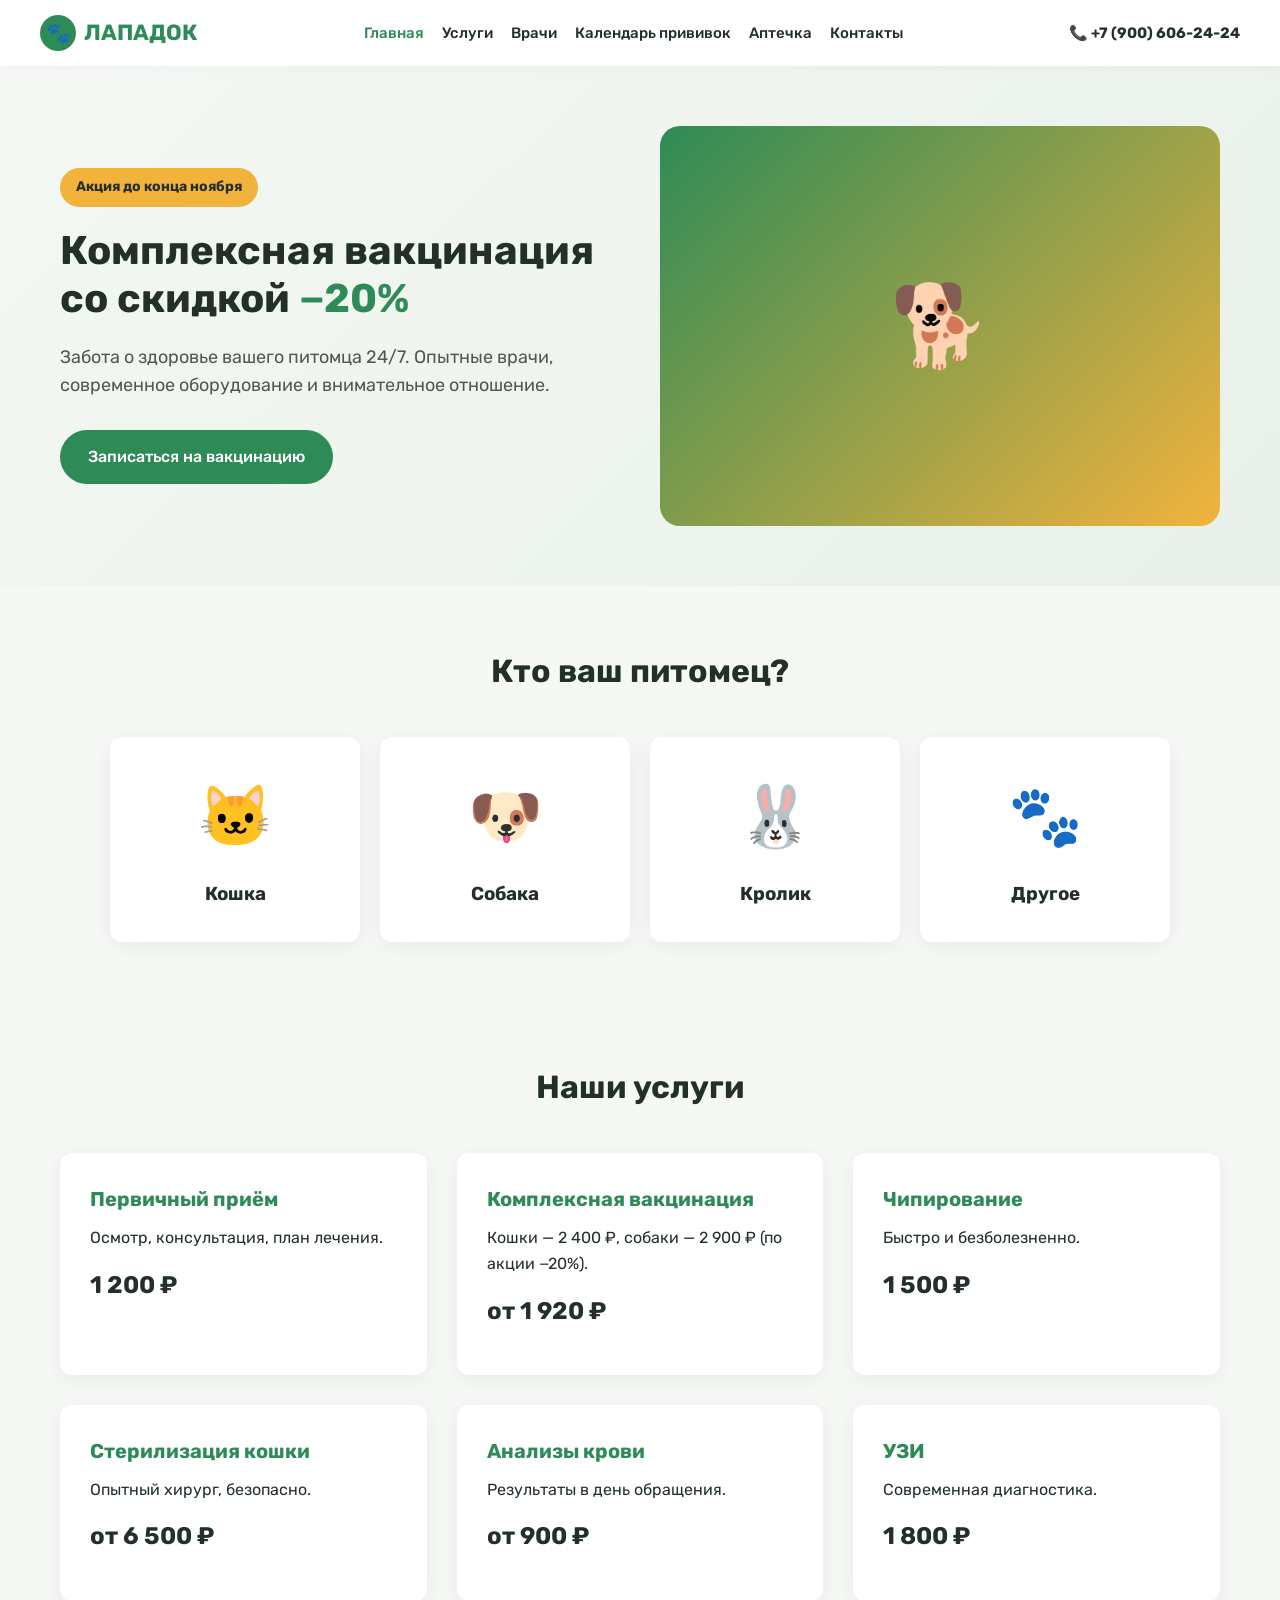
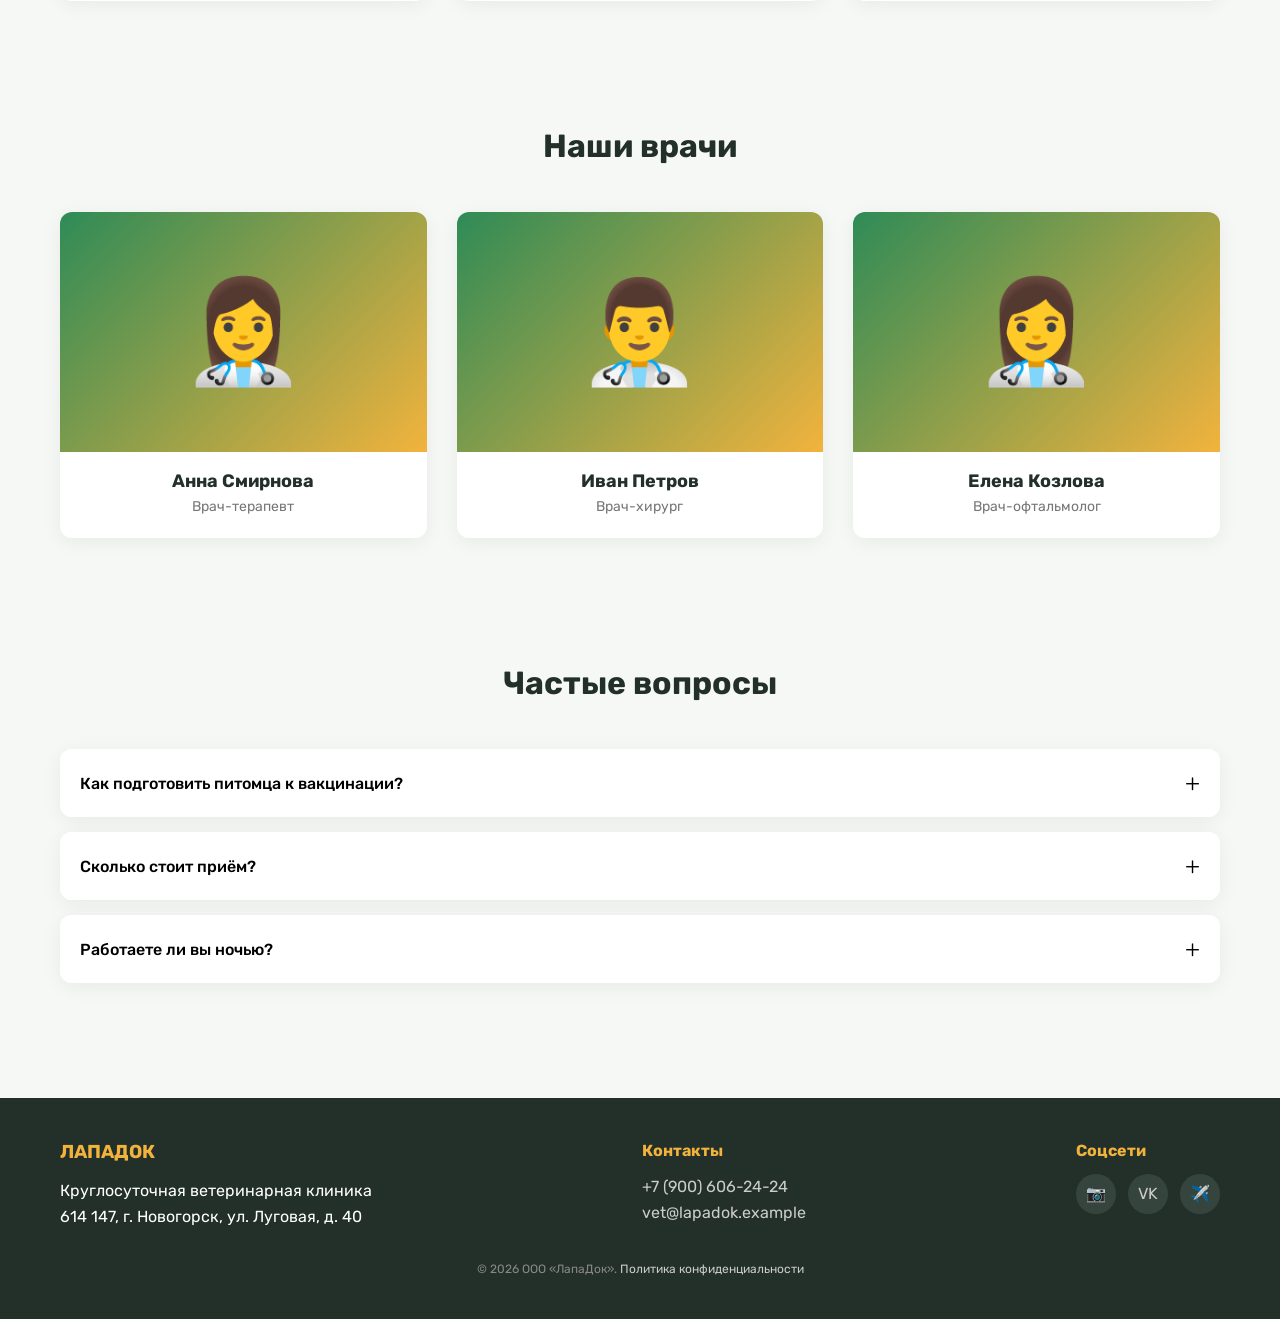
<file: index.html>
<!DOCTYPE html>
<html lang="ru">
<head>
<meta charset="UTF-8">
<meta name="viewport" content="width=device-width, initial-scale=1.0">
<title>Ветеринарная клиника «ЛапаДок» — круглосуточная помощь</title>
<meta name="description" content="Круглосуточная ветеринарная клиника «ЛапаДок». Вакцинация со скидкой 20%, опытные врачи, современное оборудование.">
<meta property="og:title" content="Ветеринарная клиника «ЛапаДок»">
<meta property="og:description" content="Круглосуточная помощь. Вакцинация -20%.">
<meta property="og:image" content="https://lapadok.vercel.app/img/og.jpg">
<meta property="og:type" content="website">
<link rel="icon" href="data:image/svg+xml,<svg xmlns='http://www.w3.org/2000/svg' viewBox='0 0 100 100'><circle cx='50' cy='50' r='45' fill='%232E8B57'/><text x='50' y='65' text-anchor='middle' font-size='50' fill='white'>🐾</text></svg>">
<link rel="stylesheet" href="css/style.css">
</head>
<body>
<header class="header">
  <div class="container header-inner">
    <a href="index.html" class="logo"><span class="logo-mark">🐾</span>ЛАПАДОК</a>
    <button class="burger" aria-label="Меню">☰</button>
    <nav class="nav">
      <a href="index.html" class="active">Главная</a>
      <a href="services.html">Услуги</a>
      <a href="doctors.html">Врачи</a>
      <a href="vaccines.html">Календарь прививок</a>
      <a href="pet-kit.html">Аптечка</a>
      <a href="contacts.html">Контакты</a>
    </nav>
    <a href="tel:+79006062424" class="header-phone" data-event="contact_click" data-contact-type="phone">📞 +7 (900) 606-24-24</a>
  </div>
</header>

<section class="hero">
  <div class="container hero-inner">
    <div class="hero-text">
      <div class="badge">Акция до конца ноября</div>
      <h1>Комплексная вакцинация со скидкой <span style="color:var(--green)">−20%</span></h1>
      <p>Забота о здоровье вашего питомца 24/7. Опытные врачи, современное оборудование и внимательное отношение.</p>
      <a href="contacts.html" class="btn" data-event="cta_click" data-button-name="hero_vaccine" data-page-section="hero">Записаться на вакцинацию</a>
    </div>
    <div class="hero-image"><div class="photo">🐕</div></div>
  </div>
</section>

<section>
  <div class="container">
    <h2 class="section-title">Кто ваш питомец?</h2>
    <div class="pet-selector">
      <div class="pet-card" data-event="pet_type_select" data-pet-type="cat"><div class="pet-emoji">🐱</div><h3>Кошка</h3></div>
      <div class="pet-card" data-event="pet_type_select" data-pet-type="dog"><div class="pet-emoji">🐶</div><h3>Собака</h3></div>
      <div class="pet-card" data-event="pet_type_select" data-pet-type="rabbit"><div class="pet-emoji">🐰</div><h3>Кролик</h3></div>
      <div class="pet-card" data-event="pet_type_select" data-pet-type="other"><div class="pet-emoji">🐾</div><h3>Другое</h3></div>
    </div>
  </div>
</section>

<section>
  <div class="container">
    <h2 class="section-title">Наши услуги</h2>
    <div class="services-grid">
      <div class="service-card" data-event="service_view" data-service-name="Первичный приём"><h3>Первичный приём</h3><p>Осмотр, консультация, план лечения.</p><div class="price">1 200 ₽</div></div>
      <div class="service-card" data-event="service_view" data-service-name="Вакцинация"><h3>Комплексная вакцинация</h3><p>Кошки — 2 400 ₽, собаки — 2 900 ₽ (по акции −20%).</p><div class="price">от 1 920 ₽</div></div>
      <div class="service-card" data-event="service_view" data-service-name="Чипирование"><h3>Чипирование</h3><p>Быстро и безболезненно.</p><div class="price">1 500 ₽</div></div>
      <div class="service-card" data-event="service_view" data-service-name="Стерилизация"><h3>Стерилизация кошки</h3><p>Опытный хирург, безопасно.</p><div class="price">от 6 500 ₽</div></div>
      <div class="service-card" data-event="service_view" data-service-name="Анализы"><h3>Анализы крови</h3><p>Результаты в день обращения.</p><div class="price">от 900 ₽</div></div>
      <div class="service-card" data-event="service_view" data-service-name="УЗИ"><h3>УЗИ</h3><p>Современная диагностика.</p><div class="price">1 800 ₽</div></div>
    </div>
  </div>
</section>

<section>
  <div class="container">
    <h2 class="section-title">Наши врачи</h2>
    <div class="doctors-grid">
      <div class="doctor-card" data-event="doctor_view" data-doctor-id="1" data-specialty="Терапевт"><div class="doctor-avatar">👩‍⚕️</div><h3>Анна Смирнова</h3><p>Врач-терапевт</p></div>
      <div class="doctor-card" data-event="doctor_view" data-doctor-id="2" data-specialty="Хирург"><div class="doctor-avatar">👨‍⚕️</div><h3>Иван Петров</h3><p>Врач-хирург</p></div>
      <div class="doctor-card" data-event="doctor_view" data-doctor-id="3" data-specialty="Офтальмолог"><div class="doctor-avatar">👩‍⚕️</div><h3>Елена Козлова</h3><p>Врач-офтальмолог</p></div>
    </div>
  </div>
</section>

<section>
  <div class="container">
    <h2 class="section-title">Частые вопросы</h2>
    <div class="faq-list">
      <div class="faq-item"><button class="faq-question">Как подготовить питомца к вакцинации?</button><div class="faq-answer"><p>За 10–14 дней проведите дегельминтизацию. В день вакцинации питомец должен быть здоров. При симптомах — обратитесь к врачу.</p></div></div>
      <div class="faq-item"><button class="faq-question">Сколько стоит приём?</button><div class="faq-answer"><p>Первичный приём — 1 200 ₽. Вакцинация кошки — 2 400 ₽, собаки — 2 900 ₽ (по акции −20%).</p></div></div>
      <div class="faq-item"><button class="faq-question">Работаете ли вы ночью?</button><div class="faq-answer"><p>Да, мы работаем круглосуточно. Ночью — экстренные случаи.</p></div></div>
    </div>
  </div>
</section>

<footer class="footer">
  <div class="container footer-inner">
    <div><h3>ЛАПАДОК</h3><p>Круглосуточная ветеринарная клиника</p><p>614 147, г. Новогорск, ул. Луговая, д. 40</p></div>
    <div><h4>Контакты</h4><p><a href="tel:+79006062424" data-event="contact_click" data-contact-type="phone">+7 (900) 606-24-24</a></p><p><a href="mailto:vet@lapadok.example" data-event="contact_click" data-contact-type="email">vet@lapadok.example</a></p></div>
    <div><h4>Соцсети</h4><div class="social-icons"><a href="#" data-event="social_click" data-network="instagram" data-page-section="footer">📷</a><a href="#" data-event="social_click" data-network="vk" data-page-section="footer">VK</a><a href="#" data-event="social_click" data-network="telegram" data-page-section="footer">✈️</a></div></div>
  </div>
  <div class="container" style="text-align:center;margin-top:30px;font-size:12px;color:#888"><p>© 2026 ООО «ЛапаДок». <a href="privacy.html">Политика конфиденциальности</a></p></div>
</footer>

<script src="js/analytics.js"></script>
<script>
document.querySelector('.burger').addEventListener('click', () => document.querySelector('.nav').classList.toggle('active'));
document.querySelectorAll('.faq-question').forEach(btn => btn.addEventListener('click', () => {
  btn.parentElement.classList.toggle('active');
  if (btn.parentElement.classList.contains('active')) {
    window.trackEvent('faq_open', { question_id: btn.textContent.substring(0,30) });
  }
}));
</script>
</body>
</html>
</file>
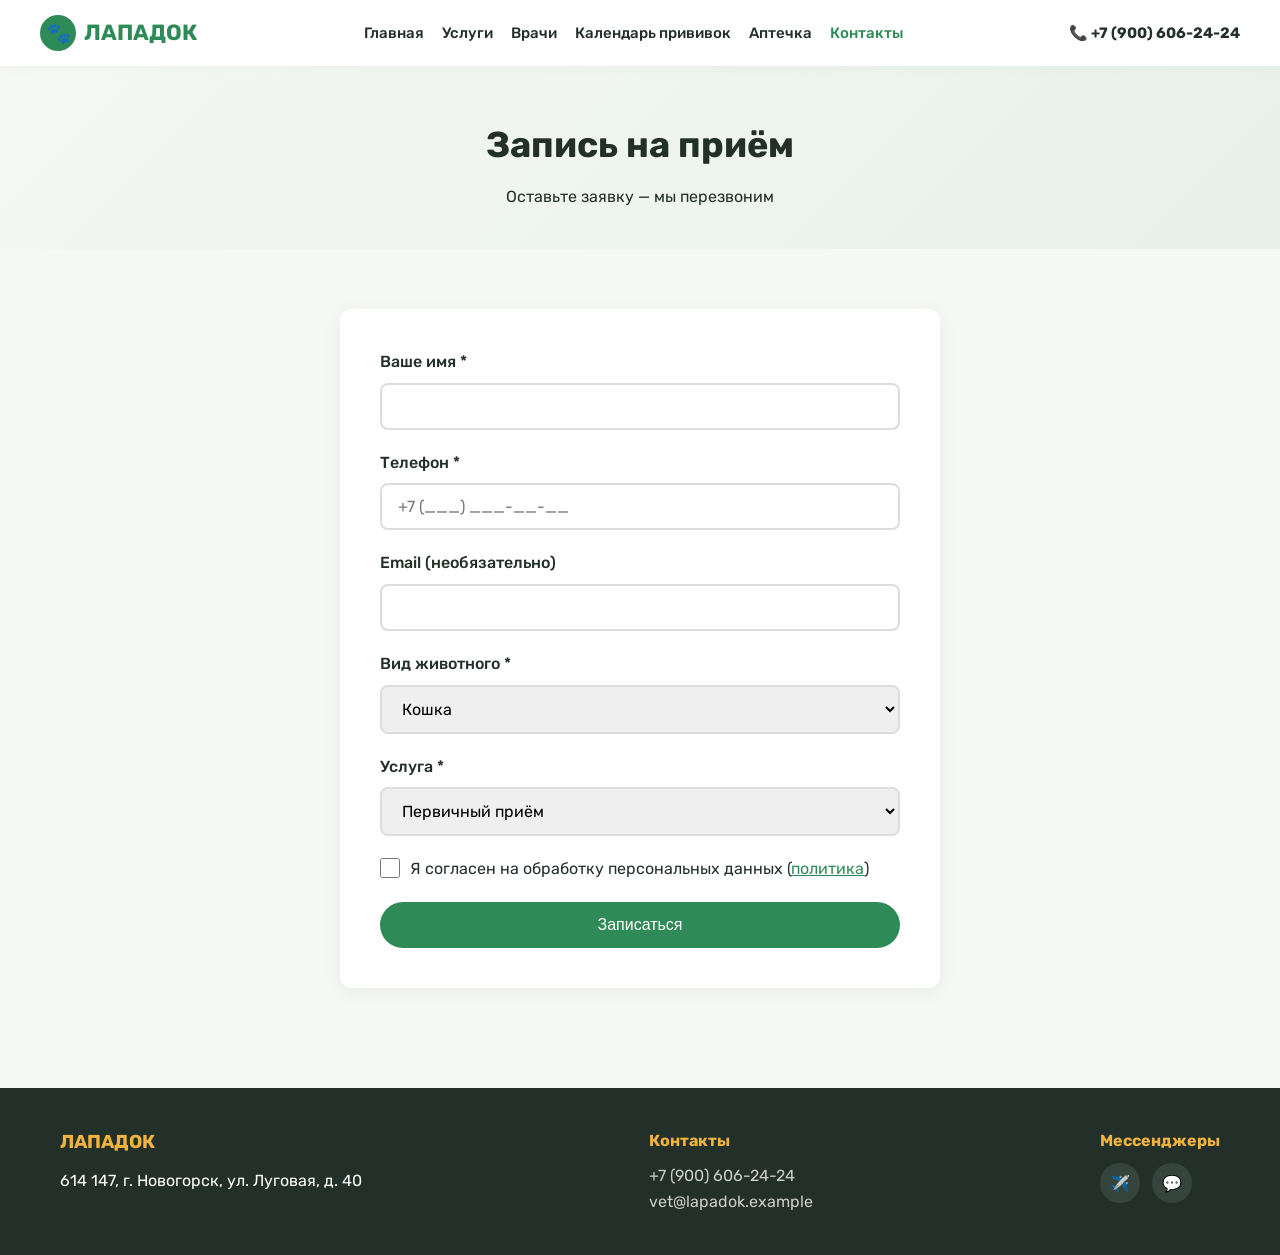
<file: contacts.html>
<!DOCTYPE html>
<html lang="ru">
<head>
<meta charset="UTF-8">
<meta name="viewport" content="width=device-width, initial-scale=1.0">
<title>Запись и контакты — ЛапаДок</title>
<link rel="stylesheet" href="css/style.css">
</head>
<body>
<header class="header">
  <div class="container header-inner">
    <a href="index.html" class="logo"><span class="logo-mark">🐾</span>ЛАПАДОК</a>
    <button class="burger" aria-label="Меню">☰</button>
    <nav class="nav">
      <a href="index.html">Главная</a>
      <a href="services.html">Услуги</a>
      <a href="doctors.html">Врачи</a>
      <a href="vaccines.html">Календарь прививок</a>
      <a href="pet-kit.html">Аптечка</a>
      <a href="contacts.html" class="active">Контакты</a>
    </nav>
    <a href="tel:+79006062424" class="header-phone" data-event="contact_click" data-contact-type="phone">📞 +7 (900) 606-24-24</a>
  </div>
</header>

<section class="page-header"><div class="container"><h1>Запись на приём</h1><p>Оставьте заявку — мы перезвоним</p></div></section>

<section><div class="container">
  <div class="form-wrapper">
    <form id="leadForm" novalidate>
      <input type="hidden" name="request_id" id="requestId">
      <input type="hidden" name="utm_source" id="utmSource">
      <input type="hidden" name="utm_medium" id="utmMedium">
      <input type="hidden" name="utm_campaign" id="utmCampaign">
      <input type="hidden" name="utm_content" id="utmContent">
      
      <div class="form-group">
        <label>Ваше имя *</label>
        <input type="text" name="name" required minlength="2" maxlength="60">
        <div class="error-text">Введите имя (2–60 символов)</div>
      </div>
      <div class="form-group">
        <label>Телефон *</label>
        <input type="tel" name="phone" required placeholder="+7 (___) ___-__-__">
        <div class="error-text">Введите телефон в формате +7XXXXXXXXXX</div>
      </div>
      <div class="form-group">
        <label>Email (необязательно)</label>
        <input type="email" name="email">
        <div class="error-text">Введите корректный email</div>
      </div>
      <div class="form-group">
        <label>Вид животного *</label>
        <select name="pet_type" required>
          <option value="cat">Кошка</option>
          <option value="dog">Собака</option>
          <option value="rabbit">Кролик</option>
          <option value="other">Другое</option>
        </select>
      </div>
      <div class="form-group">
        <label>Услуга *</label>
        <select name="service" required>
          <option value="consult">Первичный приём</option>
          <option value="vaccine">Вакцинация</option>
          <option value="chip">Чипирование</option>
          <option value="sterilization">Стерилизация</option>
          <option value="analysis">Анализы</option>
          <option value="home_visit">Вызов врача на дом</option>
        </select>
      </div>
      <div class="checkbox-group">
        <input type="checkbox" id="agree" required>
        <label for="agree">Я согласен на обработку персональных данных (<a href="privacy.html" target="_blank">политика</a>)</label>
      </div>
      <button type="submit" class="btn" style="width:100%" id="submitBtn">Записаться</button>
    </form>
  </div>
</div></section>

<footer class="footer"><div class="container footer-inner">
  <div><h3>ЛАПАДОК</h3><p>614 147, г. Новогорск, ул. Луговая, д. 40</p></div>
  <div><h4>Контакты</h4><p><a href="tel:+79006062424" data-event="contact_click" data-contact-type="phone">+7 (900) 606-24-24</a></p><p><a href="mailto:vet@lapadok.example" data-event="contact_click" data-contact-type="email">vet@lapadok.example</a></p></div>
  <div><h4>Мессенджеры</h4><div class="social-icons"><a href="https://t.me/lapadok" data-event="messenger_click" data-messenger="telegram">✈️</a><a href="https://wa.me/79006062424" data-event="messenger_click" data-messenger="whatsapp">💬</a></div></div>
</div></footer>

<script src="js/analytics.js"></script>
<script src="js/form.js"></script>
<script>
document.querySelector('.burger').addEventListener('click', () => document.querySelector('.nav').classList.toggle('active'));

const form = document.getElementById('leadForm');
const submitBtn = document.getElementById('submitBtn');

// Заполняем UTM и request_id
const utm = window.getUTM();
document.getElementById('utmSource').value = utm.utm_source;
document.getElementById('utmMedium').value = utm.utm_medium;
document.getElementById('utmCampaign').value = utm.utm_campaign;
document.getElementById('utmContent').value = utm.utm_content;
document.getElementById('requestId').value = 'REQ-' + window.generateUUID();

form.addEventListener('submit', async (e) => {
  e.preventDefault();
  
  // Сброс ошибок
  form.querySelectorAll('.form-group').forEach(g => g.classList.remove('has-error'));
  form.querySelectorAll('input,select').forEach(i => i.classList.remove('error'));
  
  let hasError = false;
  const name = form.name.value.trim();
  const phone = form.phone.value.trim();
  const email = form.email.value.trim();
  const agree = document.getElementById('agree').checked;

  if (!window.validateName(name)) { form.name.classList.add('error'); form.name.parentElement.classList.add('has-error'); hasError = true; window.trackEvent('form_error', {field_name: 'name', error_type: 'validation'}); }
  if (!window.validatePhone(phone)) { form.phone.classList.add('error'); form.phone.parentElement.classList.add('has-error'); hasError = true; window.trackEvent('form_error', {field_name: 'phone', error_type: 'validation'}); }
  if (email && !window.validateEmail(email)) { form.email.classList.add('error'); form.email.parentElement.classList.add('has-error'); hasError = true; window.trackEvent('form_error', {field_name: 'email', error_type: 'validation'}); }
  if (!agree) { hasError = true; alert('Необходимо согласие на обработку данных'); window.trackEvent('form_error', {field_name: 'agree', error_type: 'required'}); }

  if (hasError) return;

  submitBtn.disabled = true;
  submitBtn.textContent = 'Отправка...';
  window.trackEvent('form_start', {form_id: 'lead_form'});

  const data = {
    request_id: document.getElementById('requestId').value,
    name, phone, email,
    pet_type: form.pet_type.value,
    service: form.service.value,
    utm_source: utm.utm_source,
    utm_medium: utm.utm_medium,
    utm_campaign: utm.utm_campaign,
    utm_content: utm.utm_content
  };

  // ЗАГЛУШКА: сохраняем в sessionStorage для thanks.html
  // Реальный запрос в Apps Script добавим позже
  sessionStorage.setItem('leadData', JSON.stringify(data));
  
  // Имитация успешной отправки
  await new Promise(r => setTimeout(r, 800));
  window.trackEvent('form_submit', {form_id: 'lead_form'});
  window.trackEvent('generate_lead', {lead_pet_type: data.pet_type, lead_service: data.service, lead_source: data.utm_source});
  
  window.location.href = 'thanks.html';
});
</script>
</body>
</html>
</file>
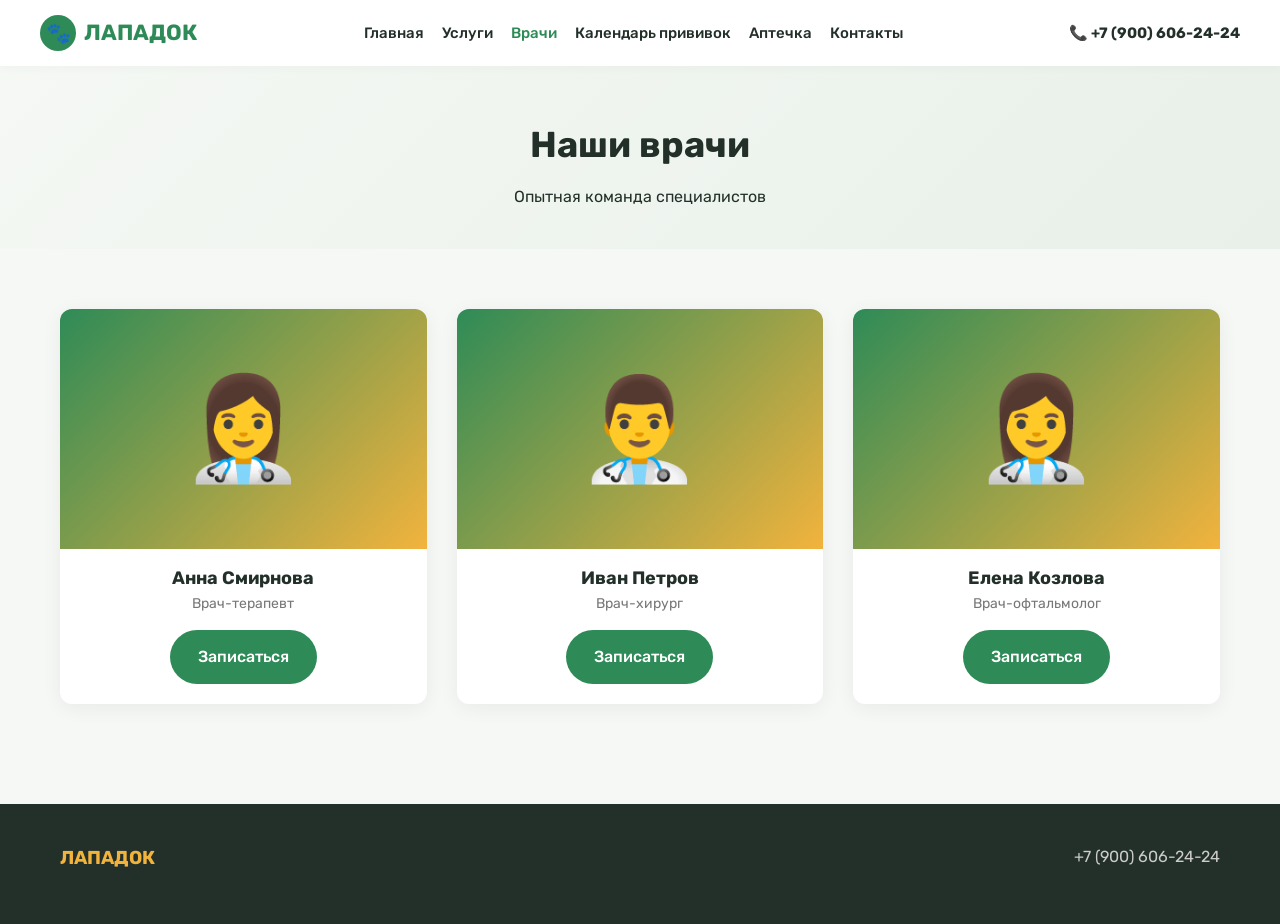
<file: doctors.html>
<!DOCTYPE html>
<html lang="ru">
<head>
<meta charset="UTF-8">
<meta name="viewport" content="width=device-width, initial-scale=1.0">
<title>Врачи — ЛапаДок</title>
<link rel="stylesheet" href="css/style.css">
</head>
<body>
<header class="header">
  <div class="container header-inner">
    <a href="index.html" class="logo"><span class="logo-mark">🐾</span>ЛАПАДОК</a>
    <button class="burger" aria-label="Меню">☰</button>
    <nav class="nav">
      <a href="index.html">Главная</a>
      <a href="services.html">Услуги</a>
      <a href="doctors.html" class="active">Врачи</a>
      <a href="vaccines.html">Календарь прививок</a>
      <a href="pet-kit.html">Аптечка</a>
      <a href="contacts.html">Контакты</a>
    </nav>
    <a href="tel:+79006062424" class="header-phone" data-event="contact_click" data-contact-type="phone">📞 +7 (900) 606-24-24</a>
  </div>
</header>

<section class="page-header"><div class="container"><h1>Наши врачи</h1><p>Опытная команда специалистов</p></div></section>

<section><div class="container">
  <div class="doctors-grid">
    <div class="doctor-card" data-event="doctor_view" data-doctor-id="1" data-specialty="Терапевт"><div class="doctor-avatar">👩‍⚕️</div><h3>Анна Смирнова</h3><p>Врач-терапевт</p><a href="contacts.html" class="btn" data-event="cta_click" data-button-name="doctor_1_book" data-page-section="doctors" style="margin-top:15px">Записаться</a></div>
    <div class="doctor-card" data-event="doctor_view" data-doctor-id="2" data-specialty="Хирург"><div class="doctor-avatar">👨‍⚕️</div><h3>Иван Петров</h3><p>Врач-хирург</p><a href="contacts.html" class="btn" data-event="cta_click" data-button-name="doctor_2_book" data-page-section="doctors" style="margin-top:15px">Записаться</a></div>
    <div class="doctor-card" data-event="doctor_view" data-doctor-id="3" data-specialty="Офтальмолог"><div class="doctor-avatar">👩‍⚕️</div><h3>Елена Козлова</h3><p>Врач-офтальмолог</p><a href="contacts.html" class="btn" data-event="cta_click" data-button-name="doctor_3_book" data-page-section="doctors" style="margin-top:15px">Записаться</a></div>
  </div>
</div></section>

<footer class="footer"><div class="container footer-inner">
  <div><h3>ЛАПАДОК</h3></div>
  <div><p><a href="tel:+79006062424">+7 (900) 606-24-24</a></p></div>
</div></footer>
<script src="js/analytics.js"></script>
<script>document.querySelector('.burger').addEventListener('click', () => document.querySelector('.nav').classList.toggle('active'));</script>
</body>
</html>
</file>
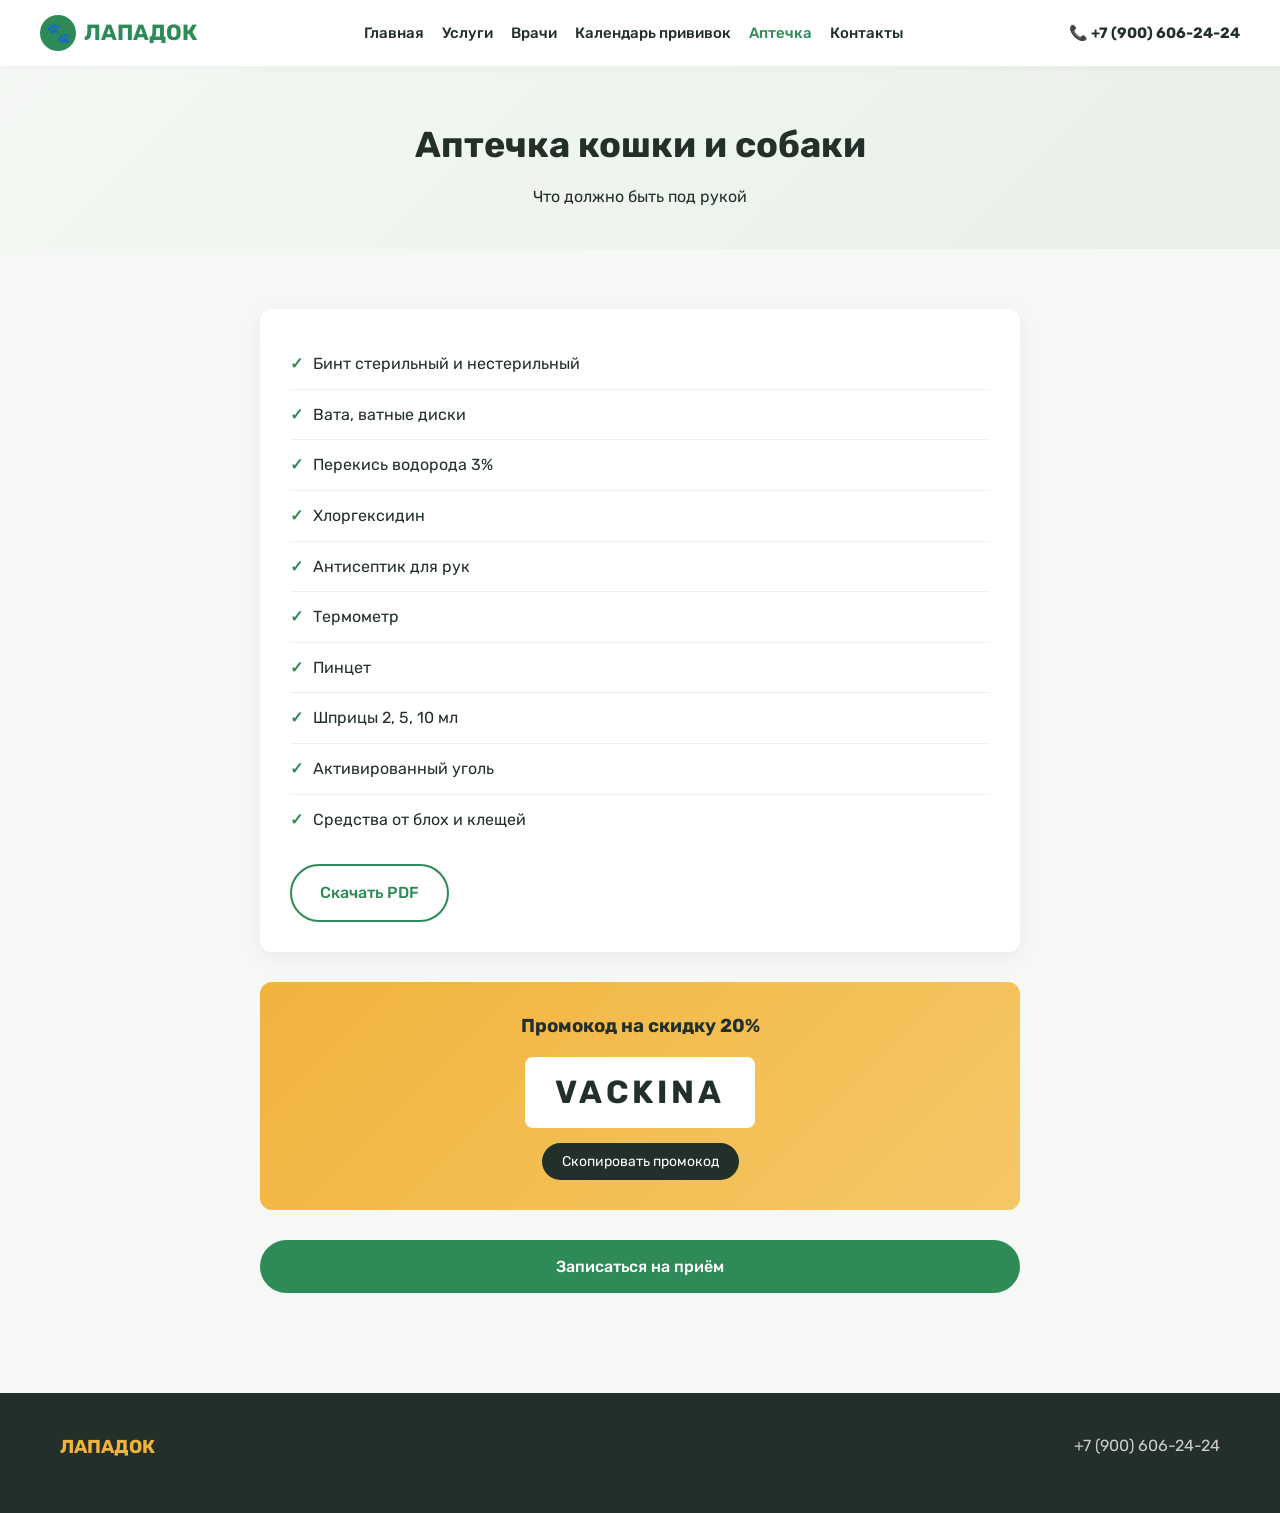
<file: pet-kit.html>
<!DOCTYPE html>
<html lang="ru">
<head>
<meta charset="UTF-8">
<meta name="viewport" content="width=device-width, initial-scale=1.0">
<title>Аптечка питомца — ЛапаДок</title>
<link rel="stylesheet" href="css/style.css">
</head>
<body>
<header class="header">
  <div class="container header-inner">
    <a href="index.html" class="logo"><span class="logo-mark">🐾</span>ЛАПАДОК</a>
    <button class="burger" aria-label="Меню">☰</button>
    <nav class="nav">
      <a href="index.html">Главная</a>
      <a href="services.html">Услуги</a>
      <a href="doctors.html">Врачи</a>
      <a href="vaccines.html">Календарь прививок</a>
      <a href="pet-kit.html" class="active">Аптечка</a>
      <a href="contacts.html">Контакты</a>
    </nav>
    <a href="tel:+79006062424" class="header-phone" data-event="contact_click" data-contact-type="phone">📞 +7 (900) 606-24-24</a>
  </div>
</header>

<section class="page-header"><div class="container"><h1>Аптечка кошки и собаки</h1><p>Что должно быть под рукой</p></div></section>

<section><div class="container" style="max-width:800px">
  <div class="kit-list">
    <ul>
      <li>Бинт стерильный и нестерильный</li>
      <li>Вата, ватные диски</li>
      <li>Перекись водорода 3%</li>
      <li>Хлоргексидин</li>
      <li>Антисептик для рук</li>
      <li>Термометр</li>
      <li>Пинцет</li>
      <li>Шприцы 2, 5, 10 мл</li>
      <li>Активированный уголь</li>
      <li>Средства от блох и клещей</li>
    </ul>
    <a href="#" class="btn btn-outline" style="margin-top:20px" data-event="file_download" data-file-name="pet-kit.pdf" data-file-extension="pdf">Скачать PDF</a>
  </div>
  <div class="promo-box">
    <h3>Промокод на скидку 20%</h3>
    <div class="promo-code">VACKINA</div>
    <br>
    <button id="promoBtn" data-event="promo_copy" data-promo-code="VACKINA">Скопировать промокод</button>
  </div>
  <a href="contacts.html" class="btn" style="width:100%" data-event="cta_click" data-button-name="petkit_book" data-page-section="pet_kit">Записаться на приём</a>
</div></section>

<footer class="footer"><div class="container footer-inner">
  <div><h3>ЛАПАДОК</h3></div>
  <div><p><a href="tel:+79006062424">+7 (900) 606-24-24</a></p></div>
</div></footer>
<script src="js/analytics.js"></script>
<script>
document.querySelector('.burger').addEventListener('click', () => document.querySelector('.nav').classList.toggle('active'));
document.getElementById('promoBtn').addEventListener('click', () => {
  navigator.clipboard.writeText('VACKINA');
  alert('Промокод VACKINA скопирован!');
});
</script>
</body>
</html>
</file>
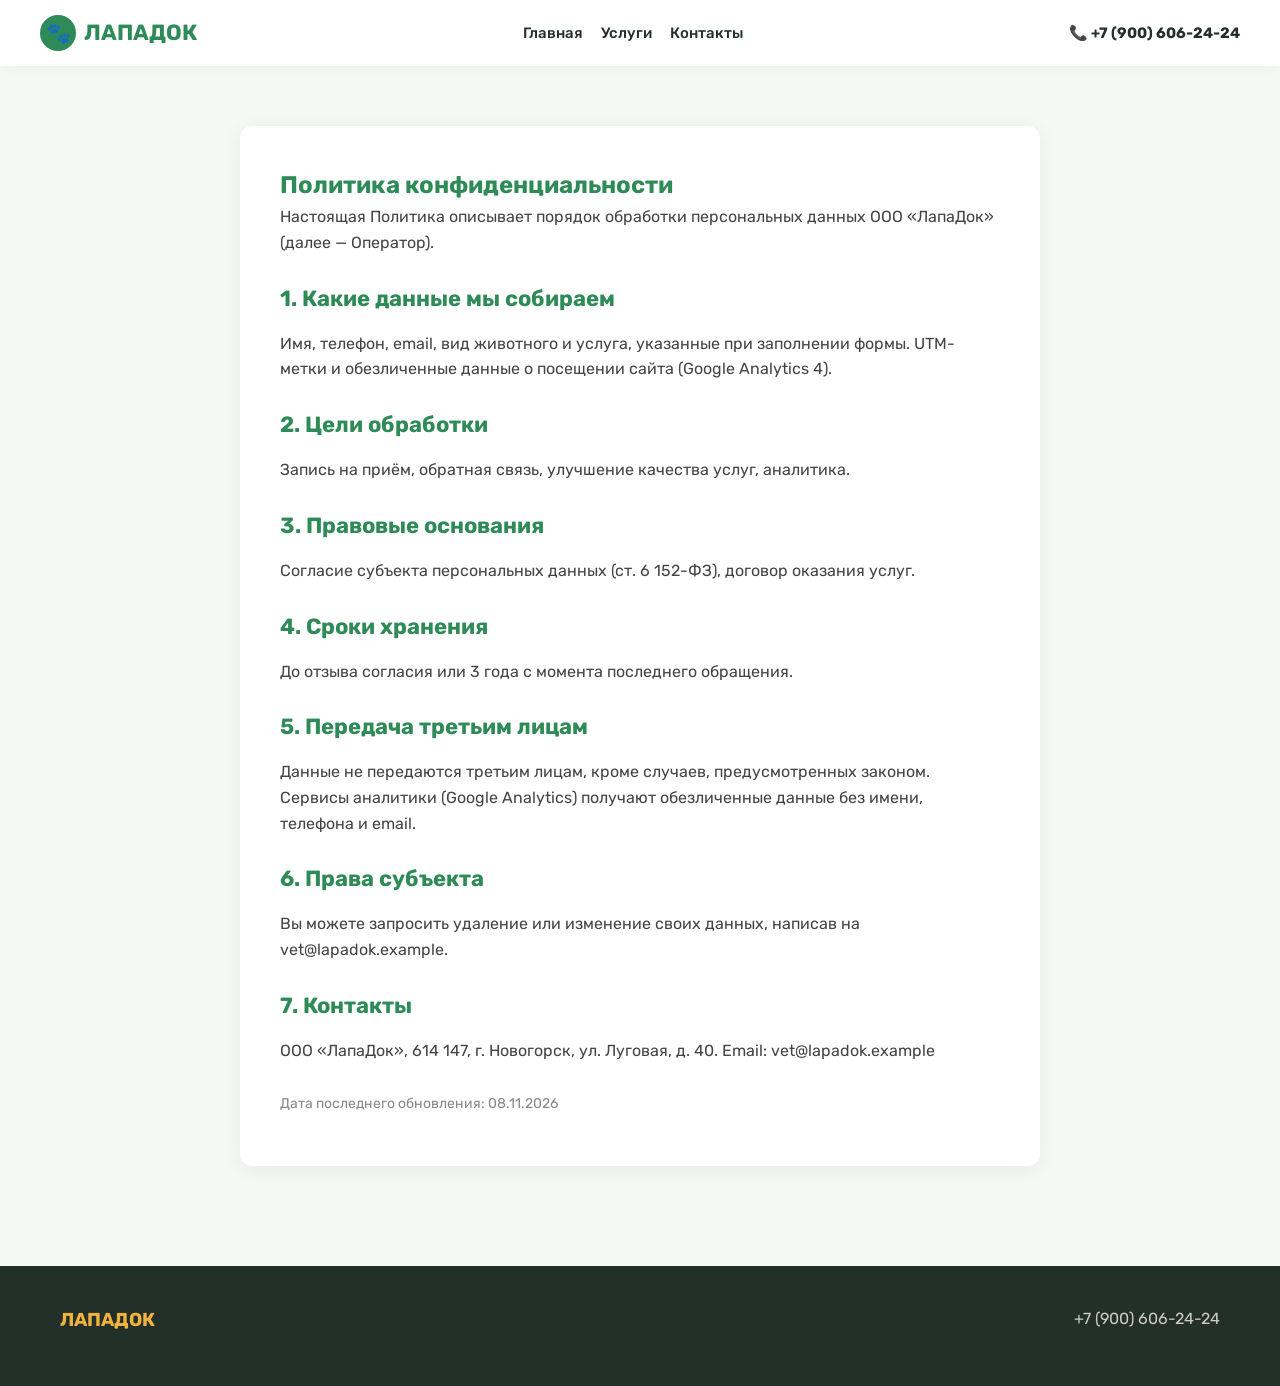
<file: privacy.html>
<!DOCTYPE html>
<html lang="ru">
<head>
<meta charset="UTF-8">
<meta name="viewport" content="width=device-width, initial-scale=1.0">
<title>Политика конфиденциальности — ЛапаДок</title>
<link rel="stylesheet" href="css/style.css">
</head>
<body>
<header class="header">
  <div class="container header-inner">
    <a href="index.html" class="logo"><span class="logo-mark">🐾</span>ЛАПАДОК</a>
    <nav class="nav">
      <a href="index.html">Главная</a>
      <a href="services.html">Услуги</a>
      <a href="contacts.html">Контакты</a>
    </nav>
    <a href="tel:+79006062424" class="header-phone">📞 +7 (900) 606-24-24</a>
  </div>
</header>

<section><div class="container">
  <div class="policy">
    <h1 style="color:var(--green)">Политика конфиденциальности</h1>
    <p>Настоящая Политика описывает порядок обработки персональных данных ООО «ЛапаДок» (далее — Оператор).</p>
    
    <h2>1. Какие данные мы собираем</h2>
    <p>Имя, телефон, email, вид животного и услуга, указанные при заполнении формы. UTM-метки и обезличенные данные о посещении сайта (Google Analytics 4).</p>
    
    <h2>2. Цели обработки</h2>
    <p>Запись на приём, обратная связь, улучшение качества услуг, аналитика.</p>
    
    <h2>3. Правовые основания</h2>
    <p>Согласие субъекта персональных данных (ст. 6 152-ФЗ), договор оказания услуг.</p>
    
    <h2>4. Сроки хранения</h2>
    <p>До отзыва согласия или 3 года с момента последнего обращения.</p>
    
    <h2>5. Передача третьим лицам</h2>
    <p>Данные не передаются третьим лицам, кроме случаев, предусмотренных законом. Сервисы аналитики (Google Analytics) получают обезличенные данные без имени, телефона и email.</p>
    
    <h2>6. Права субъекта</h2>
    <p>Вы можете запросить удаление или изменение своих данных, написав на vet@lapadok.example.</p>
    
    <h2>7. Контакты</h2>
    <p>ООО «ЛапаДок», 614 147, г. Новогорск, ул. Луговая, д. 40. Email: vet@lapadok.example</p>
    
    <p style="margin-top:30px;color:#888;font-size:14px">Дата последнего обновления: 08.11.2026</p>
  </div>
</div></section>

<footer class="footer"><div class="container footer-inner">
  <div><h3>ЛАПАДОК</h3></div>
  <div><p><a href="tel:+79006062424">+7 (900) 606-24-24</a></p></div>
</div></footer>
<script src="js/analytics.js"></script>
</body>
</html>
</file>
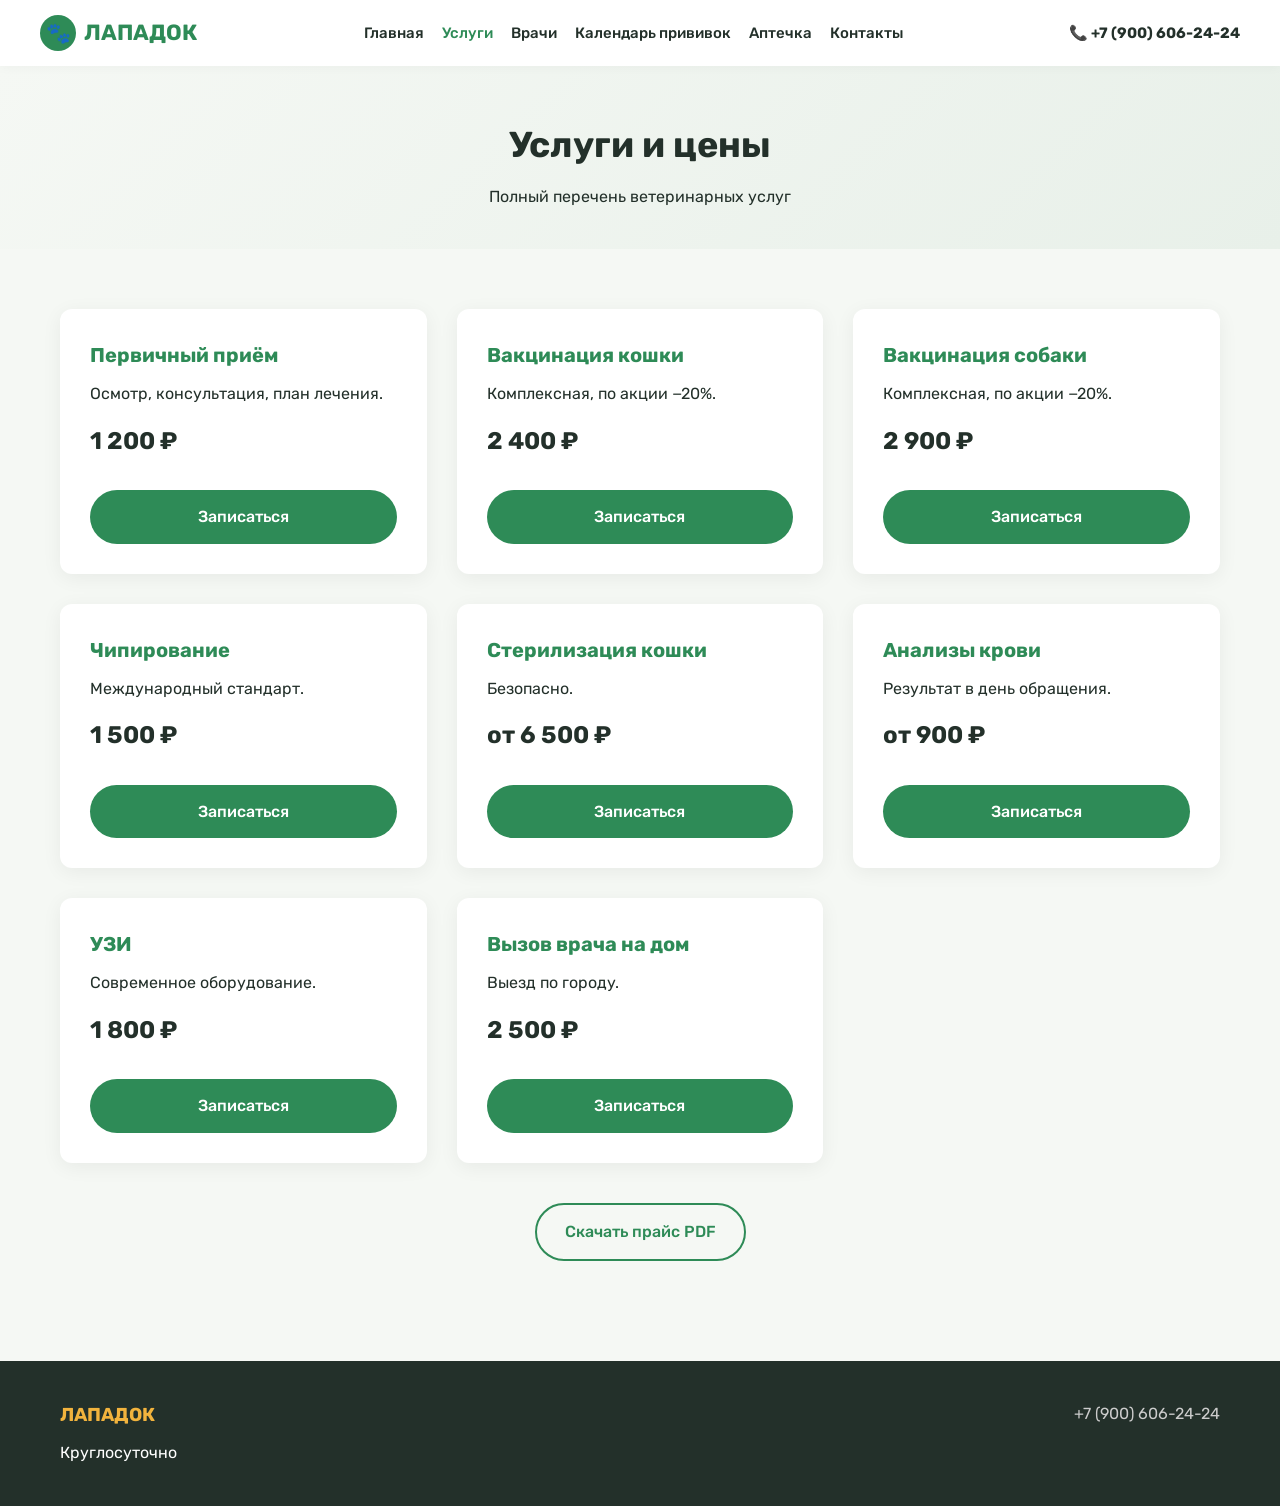
<file: services.html>
<!DOCTYPE html>
<html lang="ru">
<head>
<meta charset="UTF-8">
<meta name="viewport" content="width=device-width, initial-scale=1.0">
<title>Услуги и цены — ЛапаДок</title>
<meta name="description" content="Полный прайс-лист ветеринарной клиники ЛапаДок.">
<link rel="stylesheet" href="css/style.css">
</head>
<body>
<header class="header">
  <div class="container header-inner">
    <a href="index.html" class="logo"><span class="logo-mark">🐾</span>ЛАПАДОК</a>
    <button class="burger" aria-label="Меню">☰</button>
    <nav class="nav">
      <a href="index.html">Главная</a>
      <a href="services.html" class="active">Услуги</a>
      <a href="doctors.html">Врачи</a>
      <a href="vaccines.html">Календарь прививок</a>
      <a href="pet-kit.html">Аптечка</a>
      <a href="contacts.html">Контакты</a>
    </nav>
    <a href="tel:+79006062424" class="header-phone" data-event="contact_click" data-contact-type="phone">📞 +7 (900) 606-24-24</a>
  </div>
</header>

<section class="page-header"><div class="container"><h1>Услуги и цены</h1><p>Полный перечень ветеринарных услуг</p></div></section>

<section><div class="container">
  <div class="services-grid">
    <div class="service-card" data-event="service_view" data-service-name="Первичный приём"><h3>Первичный приём</h3><p>Осмотр, консультация, план лечения.</p><div class="price">1 200 ₽</div><a href="contacts.html" class="btn" data-event="select_service" data-service-name="Первичный приём" data-price-from="1200" style="margin-top:15px">Записаться</a></div>
    <div class="service-card" data-event="service_view" data-service-name="Вакцинация кошки"><h3>Вакцинация кошки</h3><p>Комплексная, по акции −20%.</p><div class="price">2 400 ₽</div><a href="contacts.html" class="btn" data-event="select_service" data-service-name="Вакцинация кошки" data-price-from="2400" style="margin-top:15px">Записаться</a></div>
    <div class="service-card" data-event="service_view" data-service-name="Вакцинация собаки"><h3>Вакцинация собаки</h3><p>Комплексная, по акции −20%.</p><div class="price">2 900 ₽</div><a href="contacts.html" class="btn" data-event="select_service" data-service-name="Вакцинация собаки" data-price-from="2900" style="margin-top:15px">Записаться</a></div>
    <div class="service-card" data-event="service_view" data-service-name="Чипирование"><h3>Чипирование</h3><p>Международный стандарт.</p><div class="price">1 500 ₽</div><a href="contacts.html" class="btn" data-event="select_service" data-service-name="Чипирование" data-price-from="1500" style="margin-top:15px">Записаться</a></div>
    <div class="service-card" data-event="service_view" data-service-name="Стерилизация"><h3>Стерилизация кошки</h3><p>Безопасно.</p><div class="price">от 6 500 ₽</div><a href="contacts.html" class="btn" data-event="select_service" data-service-name="Стерилизация" data-price-from="6500" style="margin-top:15px">Записаться</a></div>
    <div class="service-card" data-event="service_view" data-service-name="Анализы"><h3>Анализы крови</h3><p>Результат в день обращения.</p><div class="price">от 900 ₽</div><a href="contacts.html" class="btn" data-event="select_service" data-service-name="Анализы" data-price-from="900" style="margin-top:15px">Записаться</a></div>
    <div class="service-card" data-event="service_view" data-service-name="УЗИ"><h3>УЗИ</h3><p>Современное оборудование.</p><div class="price">1 800 ₽</div><a href="contacts.html" class="btn" data-event="select_service" data-service-name="УЗИ" data-price-from="1800" style="margin-top:15px">Записаться</a></div>
    <div class="service-card" data-event="service_view" data-service-name="Вызов на дом"><h3>Вызов врача на дом</h3><p>Выезд по городу.</p><div class="price">2 500 ₽</div><a href="contacts.html" class="btn" data-event="select_service" data-service-name="Вызов на дом" data-price-from="2500" style="margin-top:15px">Записаться</a></div>
  </div>
  <div style="text-align:center;margin-top:40px"><a href="#" class="btn btn-outline" data-event="file_download" data-file-name="price-list.pdf" data-file-extension="pdf">Скачать прайс PDF</a></div>
</div></section>

<footer class="footer"><div class="container footer-inner">
  <div><h3>ЛАПАДОК</h3><p>Круглосуточно</p></div>
  <div><p><a href="tel:+79006062424">+7 (900) 606-24-24</a></p></div>
</div></footer>
<script src="js/analytics.js"></script>
<script>document.querySelector('.burger').addEventListener('click', () => document.querySelector('.nav').classList.toggle('active'));</script>
</body>
</html>
</file>
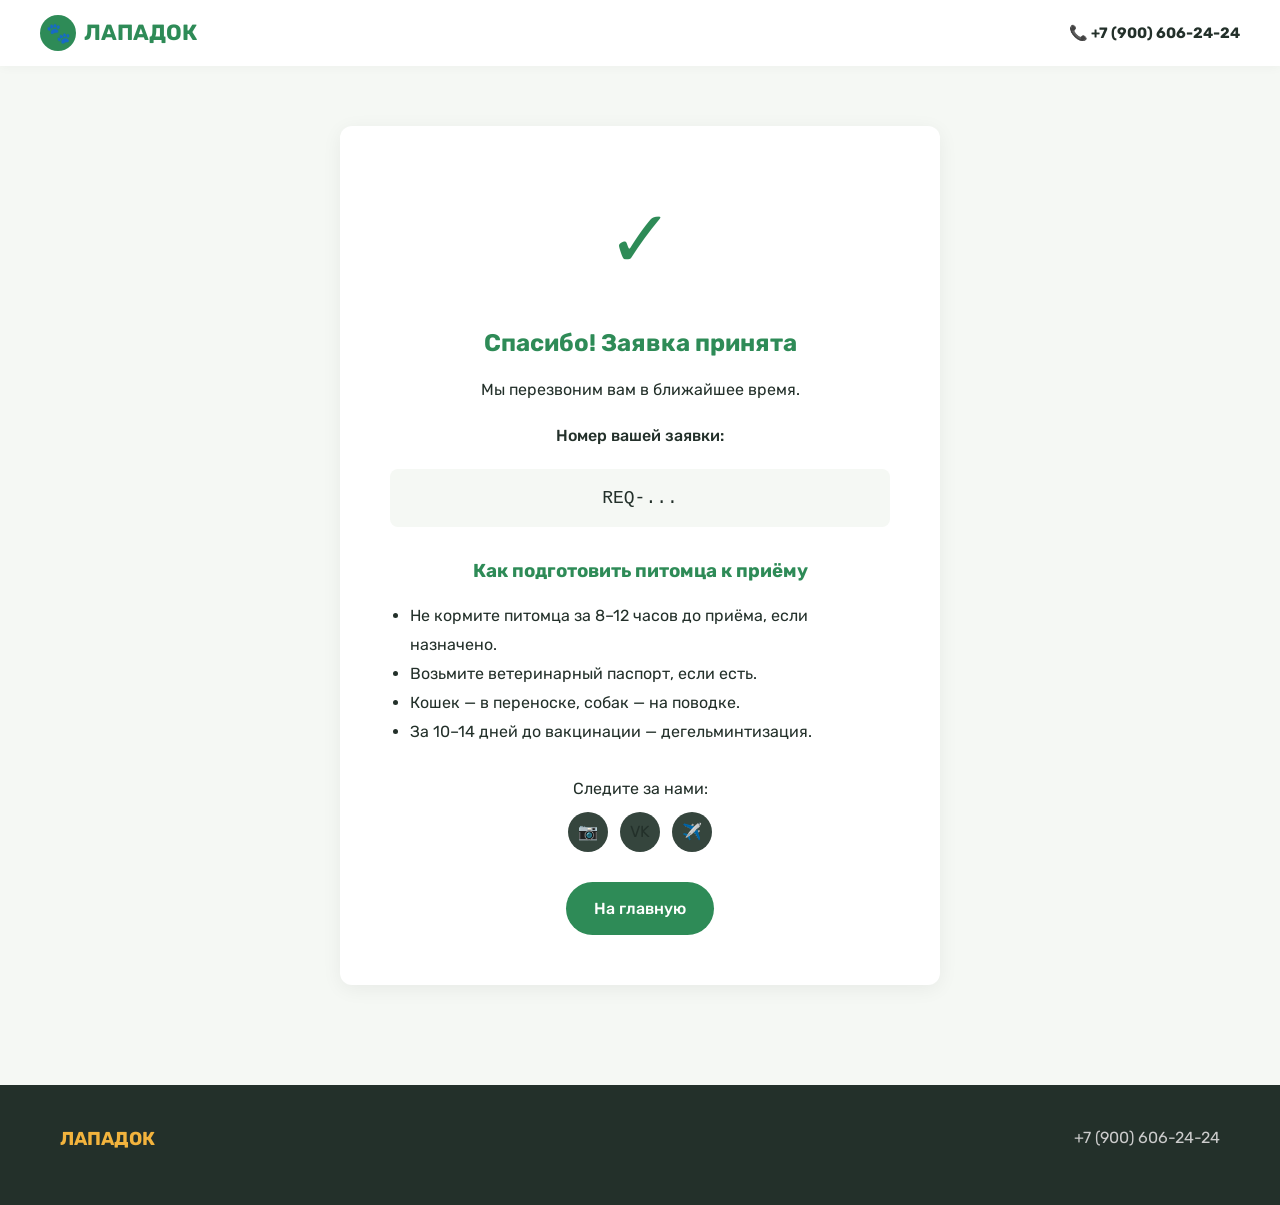
<file: thanks.html>
<!DOCTYPE html>
<html lang="ru">
<head>
<meta charset="UTF-8">
<meta name="viewport" content="width=device-width, initial-scale=1.0">
<title>Спасибо! — ЛапаДок</title>
<link rel="stylesheet" href="css/style.css">
</head>
<body>
<header class="header">
  <div class="container header-inner">
    <a href="index.html" class="logo"><span class="logo-mark">🐾</span>ЛАПАДОК</a>
    <a href="tel:+79006062424" class="header-phone">📞 +7 (900) 606-24-24</a>
  </div>
</header>

<section style="padding-top:60px"><div class="container">
  <div class="thanks-box">
    <div class="check">✓</div>
    <h1 style="color:var(--green);margin-bottom:15px">Спасибо! Заявка принята</h1>
    <p>Мы перезвоним вам в ближайшее время.</p>
    <p style="margin-top:20px;font-weight:500">Номер вашей заявки:</p>
    <div class="req-id" id="reqId">REQ-...</div>
    
    <h3 style="color:var(--green);margin:30px 0 15px">Как подготовить питомца к приёму</h3>
    <ul style="text-align:left;line-height:1.8;padding-left:20px;list-style:disc">
      <li>Не кормите питомца за 8–12 часов до приёма, если назначено.</li>
      <li>Возьмите ветеринарный паспорт, если есть.</li>
      <li>Кошек — в переноске, собак — на поводке.</li>
      <li>За 10–14 дней до вакцинации — дегельминтизация.</li>
    </ul>

    <div style="margin-top:30px">
      <p>Следите за нами:</p>
      <div class="social-icons" style="justify-content:center;margin-top:10px">
        <a href="#" data-event="social_click" data-network="instagram" data-page-section="thanks">📷</a>
        <a href="#" data-event="social_click" data-network="vk" data-page-section="thanks">VK</a>
        <a href="#" data-event="social_click" data-network="telegram" data-page-section="thanks">✈️</a>
      </div>
    </div>
    <a href="index.html" class="btn" style="margin-top:30px">На главную</a>
  </div>
</div></section>

<footer class="footer"><div class="container footer-inner">
  <div><h3>ЛАПАДОК</h3></div>
  <div><p><a href="tel:+79006062424">+7 (900) 606-24-24</a></p></div>
</div></footer>
<script src="js/analytics.js"></script>
<script>
// Показываем номер заявки
const data = JSON.parse(sessionStorage.getItem('leadData') || '{}');
if (data.request_id) {
  document.getElementById('reqId').textContent = data.request_id;
}
</script>
</body>
</html>
</file>
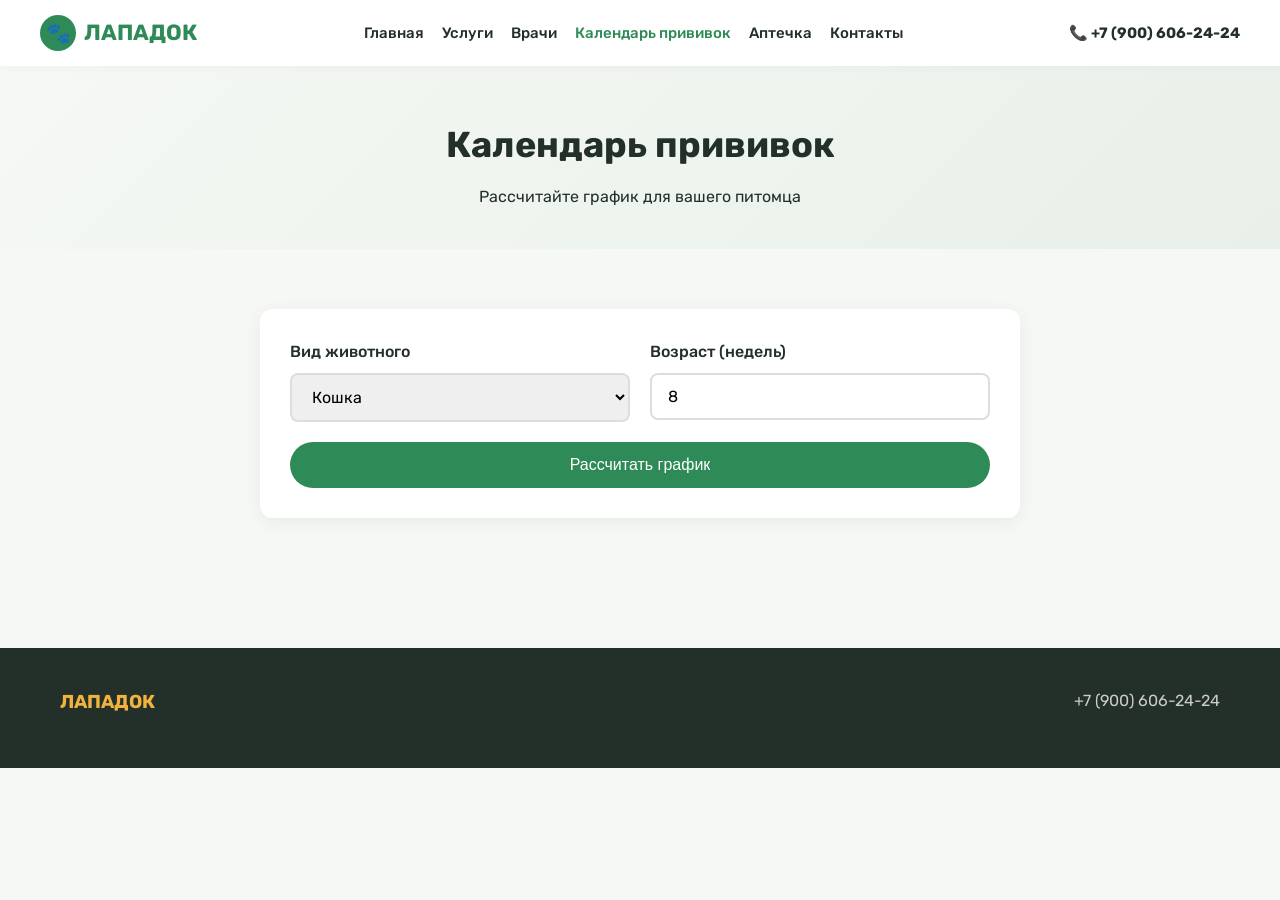
<file: vaccines.html>
<!DOCTYPE html>
<html lang="ru">
<head>
<meta charset="UTF-8">
<meta name="viewport" content="width=device-width, initial-scale=1.0">
<title>Календарь прививок — ЛапаДок</title>
<link rel="stylesheet" href="css/style.css">
</head>
<body>
<header class="header">
  <div class="container header-inner">
    <a href="index.html" class="logo"><span class="logo-mark">🐾</span>ЛАПАДОК</a>
    <button class="burger" aria-label="Меню">☰</button>
    <nav class="nav">
      <a href="index.html">Главная</a>
      <a href="services.html">Услуги</a>
      <a href="doctors.html">Врачи</a>
      <a href="vaccines.html" class="active">Календарь прививок</a>
      <a href="pet-kit.html">Аптечка</a>
      <a href="contacts.html">Контакты</a>
    </nav>
    <a href="tel:+79006062424" class="header-phone" data-event="contact_click" data-contact-type="phone">📞 +7 (900) 606-24-24</a>
  </div>
</header>

<section class="page-header"><div class="container"><h1>Календарь прививок</h1><p>Рассчитайте график для вашего питомца</p></div></section>

<section><div class="container" style="max-width:800px">
  <div class="vaccine-form">
    <div class="row">
      <div class="form-group">
        <label>Вид животного</label>
        <select id="petType">
          <option value="cat">Кошка</option>
          <option value="dog">Собака</option>
          <option value="rabbit">Кролик</option>
          <option value="other">Другое</option>
        </select>
      </div>
      <div class="form-group">
        <label>Возраст (недель)</label>
        <input type="number" id="ageWeeks" value="8" min="0" max="300">
      </div>
    </div>
    <button id="calcBtn" class="btn" style="width:100%">Рассчитать график</button>
  </div>
  <div id="result" class="vaccine-result" style="display:none"></div>
</div></section>

<footer class="footer"><div class="container footer-inner">
  <div><h3>ЛАПАДОК</h3></div>
  <div><p><a href="tel:+79006062424">+7 (900) 606-24-24</a></p></div>
</div></footer>
<script src="js/analytics.js"></script>
<script src="js/vaccines.js"></script>
<script>
document.querySelector('.burger').addEventListener('click', () => document.querySelector('.nav').classList.toggle('active'));
document.getElementById('calcBtn').addEventListener('click', () => {
  const petType = document.getElementById('petType').value;
  const ageWeeks = parseInt(document.getElementById('ageWeeks').value) || 0;
  window.trackEvent('vaccine_calc', { pet_type: petType, age_weeks: ageWeeks });
  const result = window.calcVaccines(petType, ageWeeks);
  const container = document.getElementById('result');
  container.style.display = 'block';
  if (result.other) {
    container.innerHTML = `<h3>Индивидуальный график</h3><p>${result.message}</p><a href="contacts.html" class="btn" style="margin-top:20px" data-event="cta_click" data-button-name="vaccine_other" data-page-section="vaccines">Записаться на консультацию</a>`;
  } else {
    let html = '<h3>График прививок</h3><div class="vaccine-schedule">';
    result.forEach((item, i) => {
      html += `<div class="vaccine-step"><div class="step-num">${i+1}</div><div class="step-info"><strong>${item.name}</strong><small>${item.week} недель — ${item.date}</small></div></div>`;
    });
    html += '</div><a href="contacts.html" class="btn" style="width:100%" data-event="cta_click" data-button-name="vaccine_schedule_book" data-page-section="vaccines">Записаться на прививку</a>';
    container.innerHTML = html;
  }
});
</script>
</body>
</html>
</file>
<file: css/style.css>
@import url('https://fonts.googleapis.com/css2?family=Rubik:wght@400;500;700&display=swap');

:root {
  --green: #2E8B57;
  --yellow: #F2B33D;
  --light-bg: #F5F8F4;
  --graphite: #23302A;
  --white: #fff;
  --radius: 12px;
  --shadow: 0 4px 20px rgba(0,0,0,0.06);
}

* { box-sizing: border-box; margin: 0; padding: 0; }
body { font-family: 'Rubik', sans-serif; background: var(--light-bg); color: var(--graphite); line-height: 1.6; }
a { text-decoration: none; color: inherit; }
ul { list-style: none; }
img { max-width: 100%; height: auto; display: block; border-radius: var(--radius); }
.container { max-width: 1200px; margin: 0 auto; padding: 0 20px; }

.btn { display: inline-block; background: var(--green); color: var(--white); padding: 14px 28px; border-radius: 50px; font-weight: 500; font-size: 16px; border: none; cursor: pointer; transition: 0.3s; text-align: center; min-height: 44px; }
.btn:hover { background: #246b44; transform: translateY(-2px); }
.btn-yellow { background: var(--yellow); color: var(--graphite); }
.btn-outline { background: transparent; border: 2px solid var(--green); color: var(--green); }
.btn-outline:hover { background: var(--green); color: var(--white); }
.btn:disabled { opacity: 0.5; cursor: not-allowed; transform: none; }

.header { background: var(--white); box-shadow: 0 2px 10px rgba(0,0,0,0.03); position: sticky; top: 0; z-index: 100; }
.header-inner { display: flex; justify-content: space-between; align-items: center; padding: 15px 0; gap: 20px; flex-wrap: wrap; }
.logo { font-size: 22px; font-weight: 700; color: var(--green); display: flex; align-items: center; gap: 8px; }
.logo-mark { width: 36px; height: 36px; background: var(--green); color: white; border-radius: 50%; display: flex; align-items: center; justify-content: center; font-size: 20px; }
.nav { display: flex; gap: 18px; align-items: center; flex-wrap: wrap; }
.nav a { font-weight: 500; font-size: 15px; transition: 0.2s; }
.nav a:hover, .nav a.active { color: var(--green); }
.header-phone { font-weight: 700; color: var(--graphite); font-size: 15px; white-space: nowrap; }
.burger { display: none; background: none; border: none; font-size: 26px; cursor: pointer; color: var(--graphite); }

.hero { background: linear-gradient(135deg, var(--light-bg) 0%, #e8f0e9 100%); padding: 60px 0; }
.hero-inner { display: flex; align-items: center; gap: 40px; }
.hero-text { flex: 1; }
.hero-text h1 { font-size: 40px; line-height: 1.2; margin-bottom: 20px; }
.hero-text p { font-size: 18px; margin-bottom: 30px; color: #555; }
.hero-image { flex: 1; }
.hero-image .photo { height: 400px; background: linear-gradient(135deg, #2E8B57 0%, #F2B33D 100%); border-radius: 20px; display: flex; align-items: center; justify-content: center; font-size: 80px; color: white; }
.badge { background: var(--yellow); color: var(--graphite); padding: 8px 16px; border-radius: 50px; font-weight: 700; display: inline-block; margin-bottom: 20px; font-size: 14px; }

section { padding: 60px 0; }
.section-title { text-align: center; font-size: 32px; margin-bottom: 40px; }

.pet-selector { display: flex; justify-content: center; gap: 20px; flex-wrap: wrap; }
.pet-card { background: var(--white); padding: 30px; border-radius: var(--radius); box-shadow: var(--shadow); text-align: center; cursor: pointer; transition: 0.2s; border: 2px solid transparent; flex: 1; min-width: 150px; max-width: 250px; }
.pet-card:hover { transform: translateY(-5px); border-color: var(--green); }
.pet-emoji { font-size: 60px; margin-bottom: 15px; }

.services-grid { display: grid; grid-template-columns: repeat(auto-fit, minmax(280px, 1fr)); gap: 30px; }
.service-card { background: var(--white); padding: 30px; border-radius: var(--radius); box-shadow: var(--shadow); display: flex; flex-direction: column; }
.service-card h3 { margin-bottom: 10px; color: var(--green); font-size: 20px; }
.service-card .price { font-size: 24px; font-weight: 700; margin: 15px 0; }

.doctors-grid { display: grid; grid-template-columns: repeat(auto-fit, minmax(250px, 1fr)); gap: 30px; }
.doctor-card { background: var(--white); border-radius: var(--radius); overflow: hidden; box-shadow: var(--shadow); text-align: center; padding-bottom: 20px; }
.doctor-avatar { height: 240px; background: linear-gradient(135deg, #2E8B57, #F2B33D); display: flex; align-items: center; justify-content: center; font-size: 100px; color: white; }
.doctor-card h3 { margin-top: 15px; font-size: 18px; }
.doctor-card p { color: #777; font-size: 14px; }

.faq-item { background: var(--white); border-radius: var(--radius); margin-bottom: 15px; overflow: hidden; box-shadow: var(--shadow); }
.faq-question { padding: 20px; font-weight: 500; cursor: pointer; display: flex; justify-content: space-between; align-items: center; background: var(--white); border: none; width: 100%; text-align: left; font-family: inherit; font-size: 16px; gap: 15px; }
.faq-question::after { content: '+'; font-size: 24px; font-weight: 300; transition: 0.3s; flex-shrink: 0; }
.faq-item.active .faq-question::after { content: '−'; }
.faq-answer { padding: 0 20px; max-height: 0; overflow: hidden; transition: max-height 0.3s ease, padding 0.3s; color: #555; }
.faq-item.active .faq-answer { padding: 0 20px 20px; max-height: 500px; }

.footer { background: var(--graphite); color: var(--white); padding: 40px 0; margin-top: 40px; }
.footer-inner { display: flex; justify-content: space-between; flex-wrap: wrap; gap: 20px; }
.footer h3, .footer h4 { color: var(--yellow); margin-bottom: 10px; }
.footer a { color: #ccc; transition: 0.2s; }
.footer a:hover { color: var(--yellow); }
.social-icons { display: flex; gap: 12px; margin-top: 10px; }
.social-icons a { display: inline-flex; width: 40px; height: 40px; background: #35453d; border-radius: 50%; align-items: center; justify-content: center; font-size: 16px; }

.page-header { background: linear-gradient(135deg, var(--light-bg), #e8f0e9); padding: 50px 0 40px; text-align: center; }
.page-header h1 { font-size: 36px; margin-bottom: 10px; }

.form-group { margin-bottom: 20px; }
.form-group label { display: block; font-weight: 500; margin-bottom: 8px; }
.form-group input, .form-group select, .form-group textarea { width: 100%; padding: 12px 16px; border: 2px solid #ddd; border-radius: 8px; font-family: inherit; font-size: 16px; transition: 0.2s; }
.form-group input:focus, .form-group select:focus { outline: none; border-color: var(--green); }
.form-group input.error, .form-group select.error { border-color: #e74c3c; }
.form-group .error-text { color: #e74c3c; font-size: 14px; margin-top: 5px; display: none; }
.form-group.has-error .error-text { display: block; }
.checkbox-group { display: flex; gap: 10px; align-items: flex-start; margin-bottom: 20px; }
.checkbox-group input { width: 20px; height: 20px; margin-top: 2px; flex-shrink: 0; }
.checkbox-group a { color: var(--green); text-decoration: underline; }

.form-wrapper { max-width: 600px; margin: 0 auto; background: var(--white); padding: 40px; border-radius: var(--radius); box-shadow: var(--shadow); }

.info-grid { display: grid; grid-template-columns: 1fr 1fr; gap: 30px; }
.info-card { background: var(--white); padding: 30px; border-radius: var(--radius); box-shadow: var(--shadow); }
.info-card h3 { color: var(--green); margin-bottom: 15px; }

.vaccine-form { background: var(--white); padding: 30px; border-radius: var(--radius); box-shadow: var(--shadow); margin-bottom: 30px; }
.vaccine-form .row { display: flex; gap: 20px; flex-wrap: wrap; }
.vaccine-form .row .form-group { flex: 1; min-width: 200px; }
.vaccine-result { background: var(--white); padding: 30px; border-radius: var(--radius); box-shadow: var(--shadow); }
.vaccine-result h3 { color: var(--green); margin-bottom: 20px; }
.vaccine-schedule { display: flex; flex-direction: column; gap: 15px; margin-bottom: 30px; }
.vaccine-step { display: flex; gap: 20px; padding: 15px; background: var(--light-bg); border-radius: 8px; align-items: center; }
.vaccine-step .step-num { background: var(--green); color: white; width: 40px; height: 40px; border-radius: 50%; display: flex; align-items: center; justify-content: center; font-weight: 700; flex-shrink: 0; }
.vaccine-step .step-info strong { display: block; margin-bottom: 4px; }
.vaccine-step .step-info small { color: #777; }

.promo-box { background: linear-gradient(135deg, var(--yellow), #f5c866); padding: 30px; border-radius: var(--radius); text-align: center; margin: 30px 0; }
.promo-box .promo-code { font-size: 32px; font-weight: 700; letter-spacing: 4px; background: white; display: inline-block; padding: 10px 30px; border-radius: 8px; margin: 15px 0; }
.promo-box button { background: var(--graphite); color: white; padding: 10px 20px; border-radius: 50px; border: none; cursor: pointer; font-family: inherit; font-size: 14px; }

.kit-list { background: var(--white); padding: 30px; border-radius: var(--radius); box-shadow: var(--shadow); }
.kit-list ul li { padding: 12px 0; border-bottom: 1px solid #eee; display: flex; align-items: center; gap: 10px; }
.kit-list ul li:last-child { border-bottom: none; }
.kit-list ul li::before { content: '✓'; color: var(--green); font-weight: 700; }

.thanks-box { background: var(--white); padding: 50px; border-radius: var(--radius); box-shadow: var(--shadow); text-align: center; max-width: 600px; margin: 0 auto; }
.thanks-box .check { font-size: 80px; color: var(--green); margin-bottom: 20px; }
.thanks-box .req-id { background: var(--light-bg); padding: 15px 20px; border-radius: 8px; font-family: monospace; font-size: 18px; margin: 20px 0; word-break: break-all; }

.policy { background: var(--white); padding: 40px; border-radius: var(--radius); box-shadow: var(--shadow); max-width: 800px; margin: 0 auto; }
.policy h2 { color: var(--green); margin: 25px 0 15px; font-size: 22px; }
.policy p, .policy li { margin-bottom: 10px; color: #444; }
.policy ul { padding-left: 20px; list-style: disc; }

.notfound { text-align: center; padding: 80px 20px; }
.notfound h1 { font-size: 120px; color: var(--green); line-height: 1; }

@media (max-width: 1024px) {
  .hero-text h1 { font-size: 34px; }
}

@media (max-width: 768px) {
  .nav { display: none; width: 100%; flex-direction: column; padding-top: 20px; gap: 15px; }
  .nav.active { display: flex; }
  .burger { display: block; }
  .hero-inner { flex-direction: column-reverse; text-align: center; }
  .hero-text h1 { font-size: 28px; }
  .hero-image .photo { height: 250px; }
  .info-grid { grid-template-columns: 1fr; }
  .footer-inner { flex-direction: column; text-align: center; }
  .social-icons { justify-content: center; }
  .form-wrapper { padding: 25px; }
  .thanks-box { padding: 30px 20px; }
  .policy { padding: 25px; }
  .page-header h1 { font-size: 28px; }
  .section-title { font-size: 26px; }
}

@media (max-width: 375px) {
  .hero-text h1 { font-size: 24px; }
  .btn { width: 100%; }
  .header-phone { font-size: 13px; }
}
</file>
